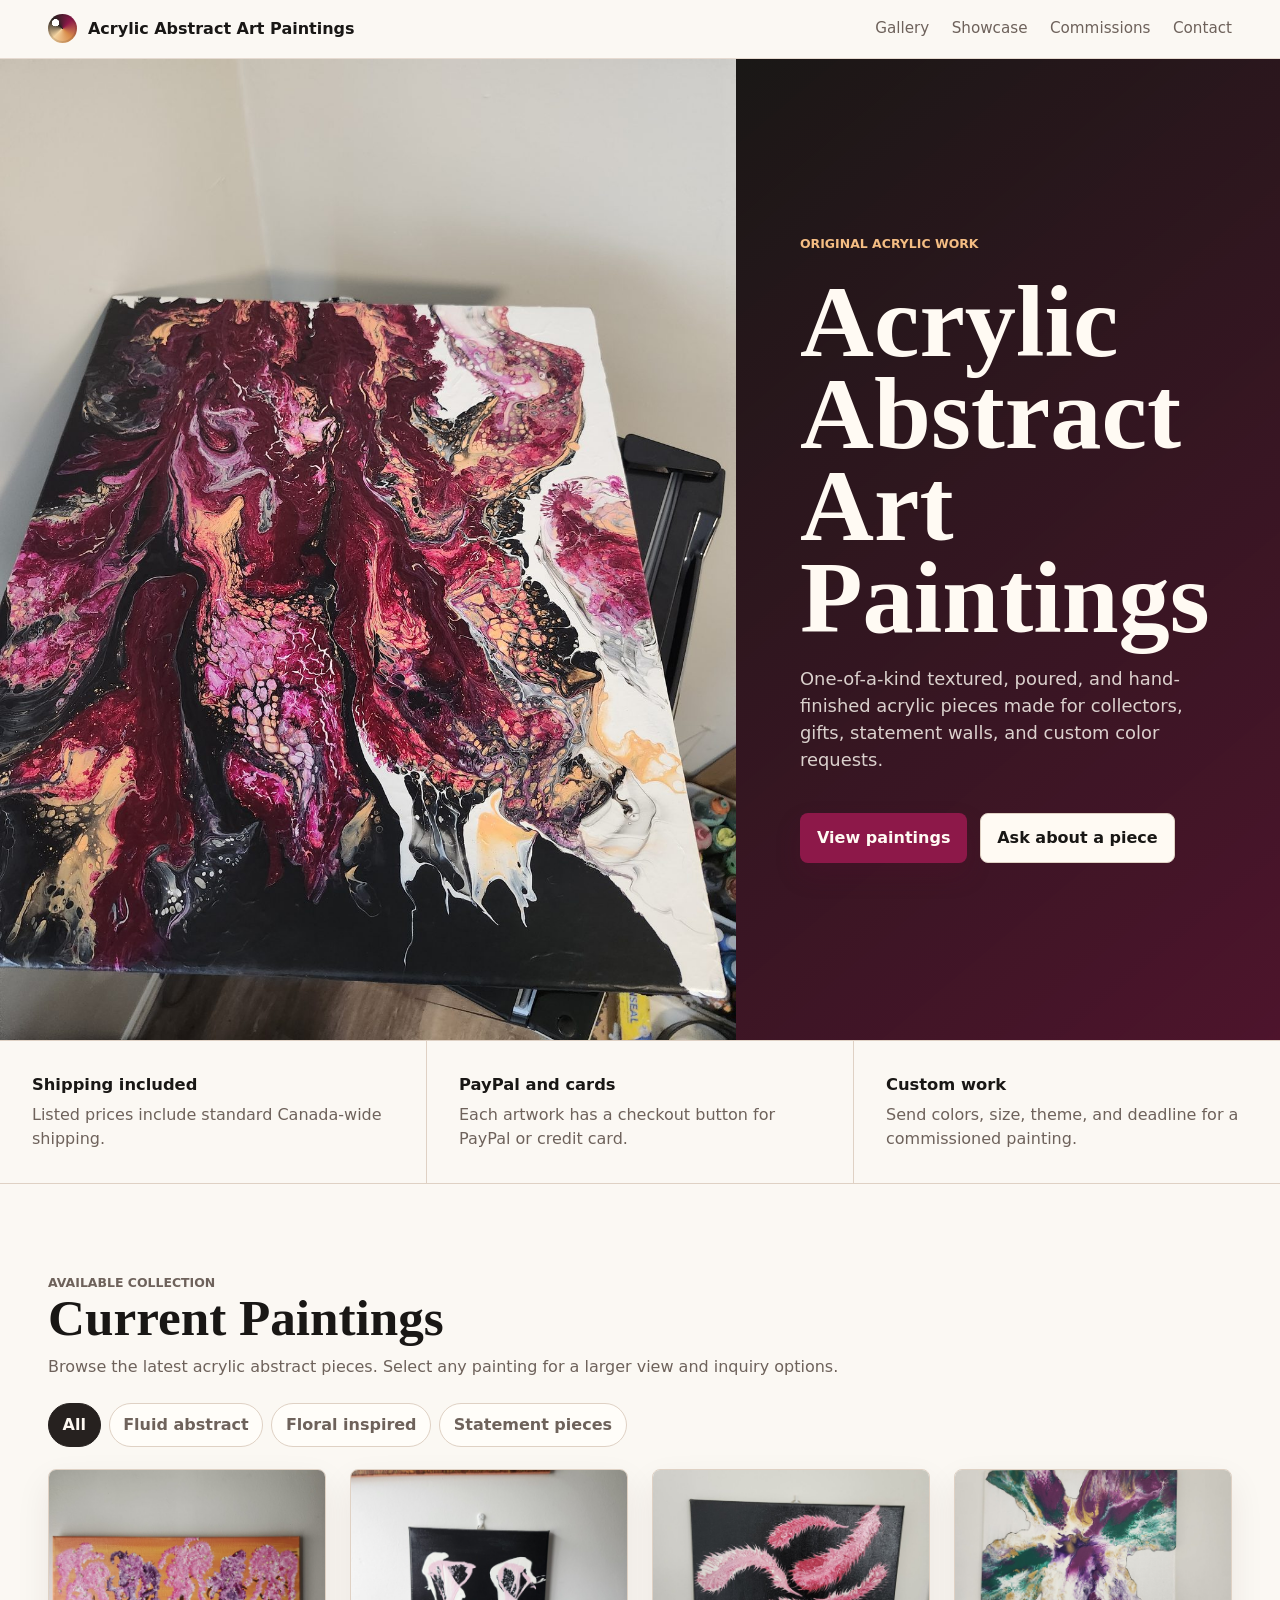
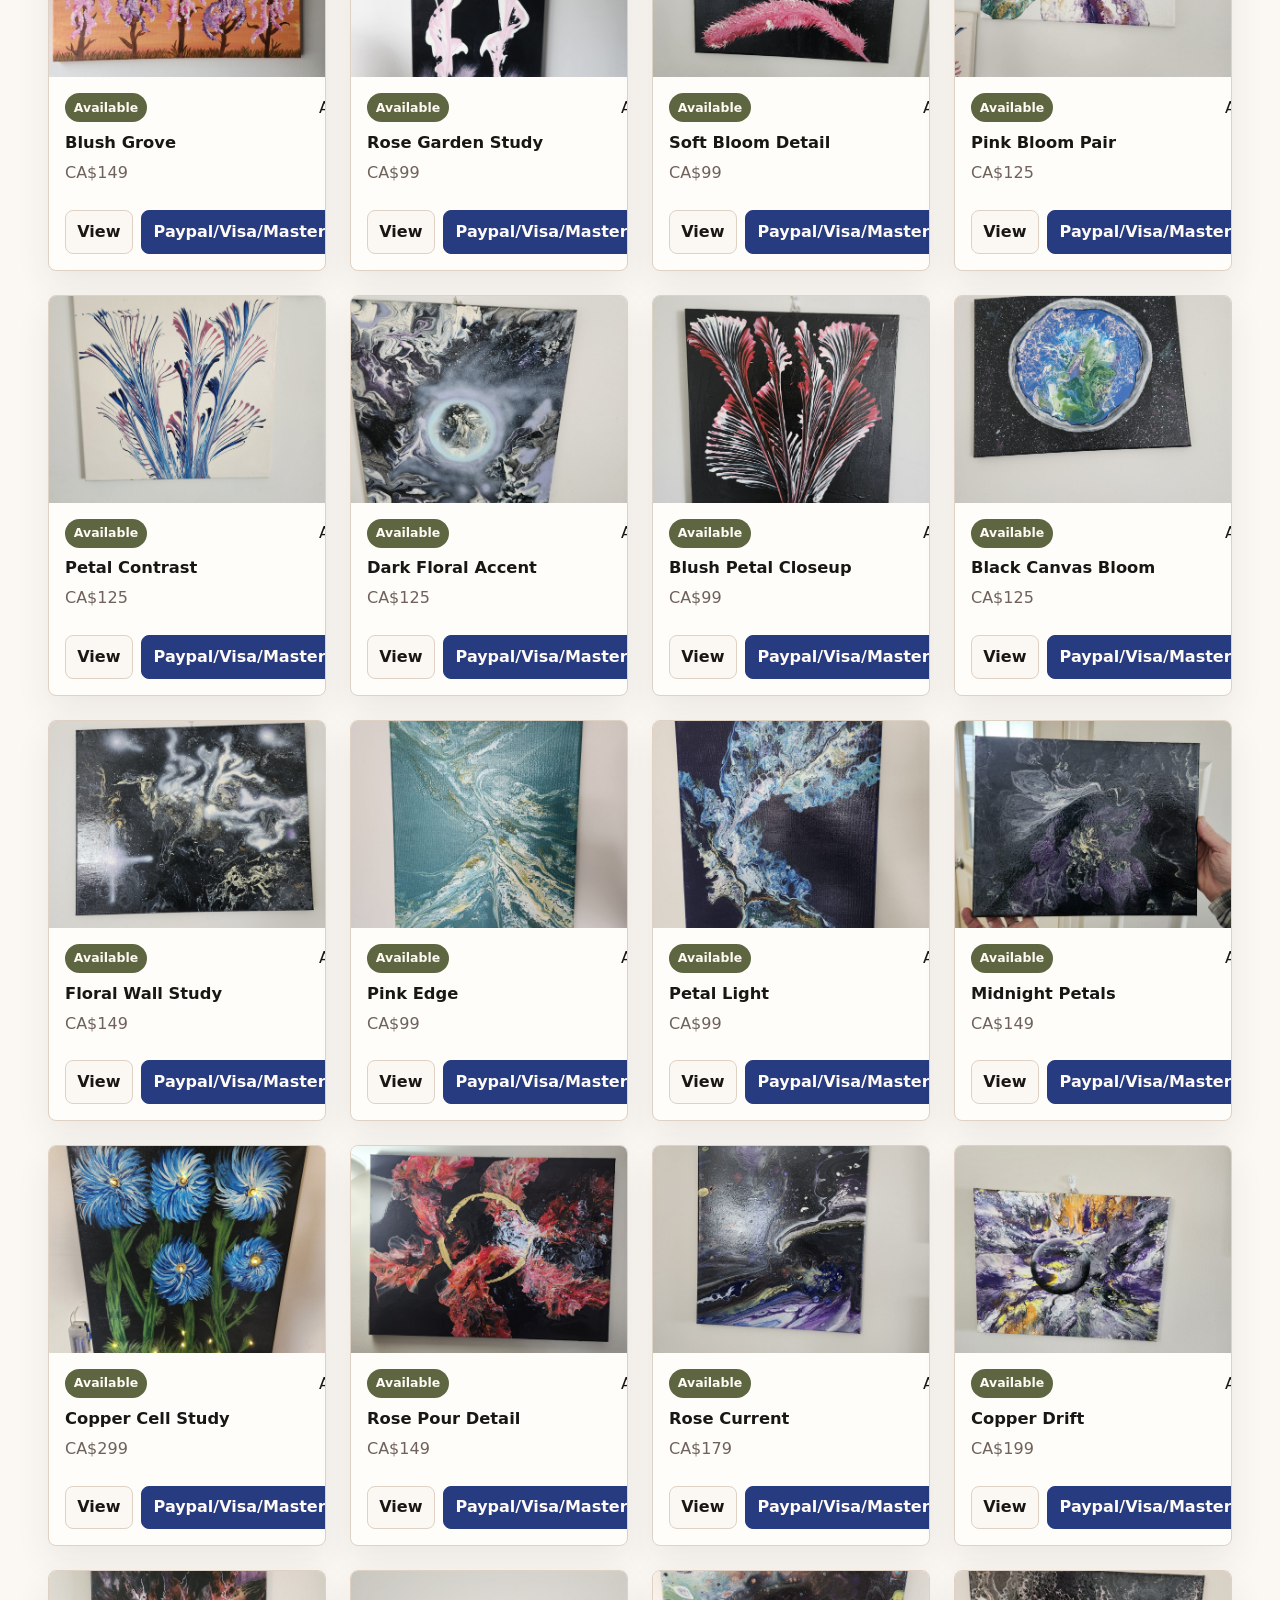
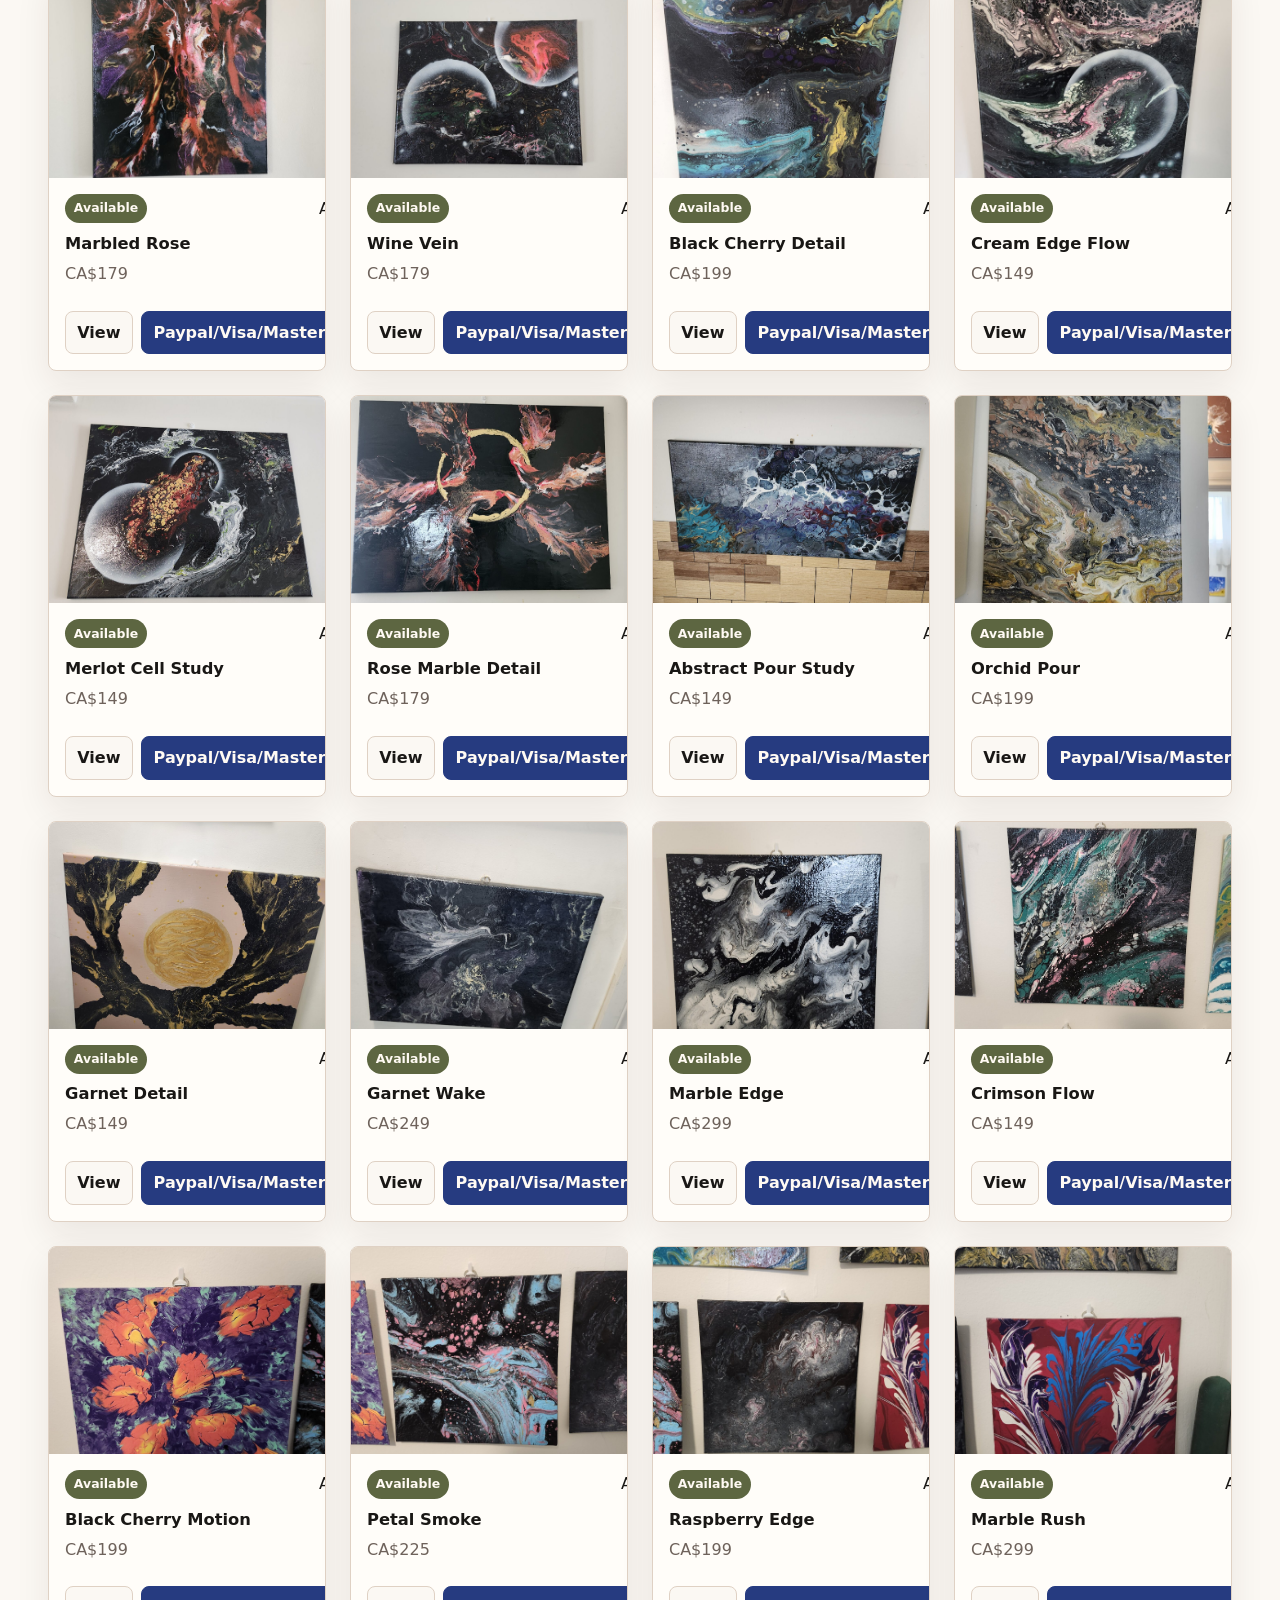
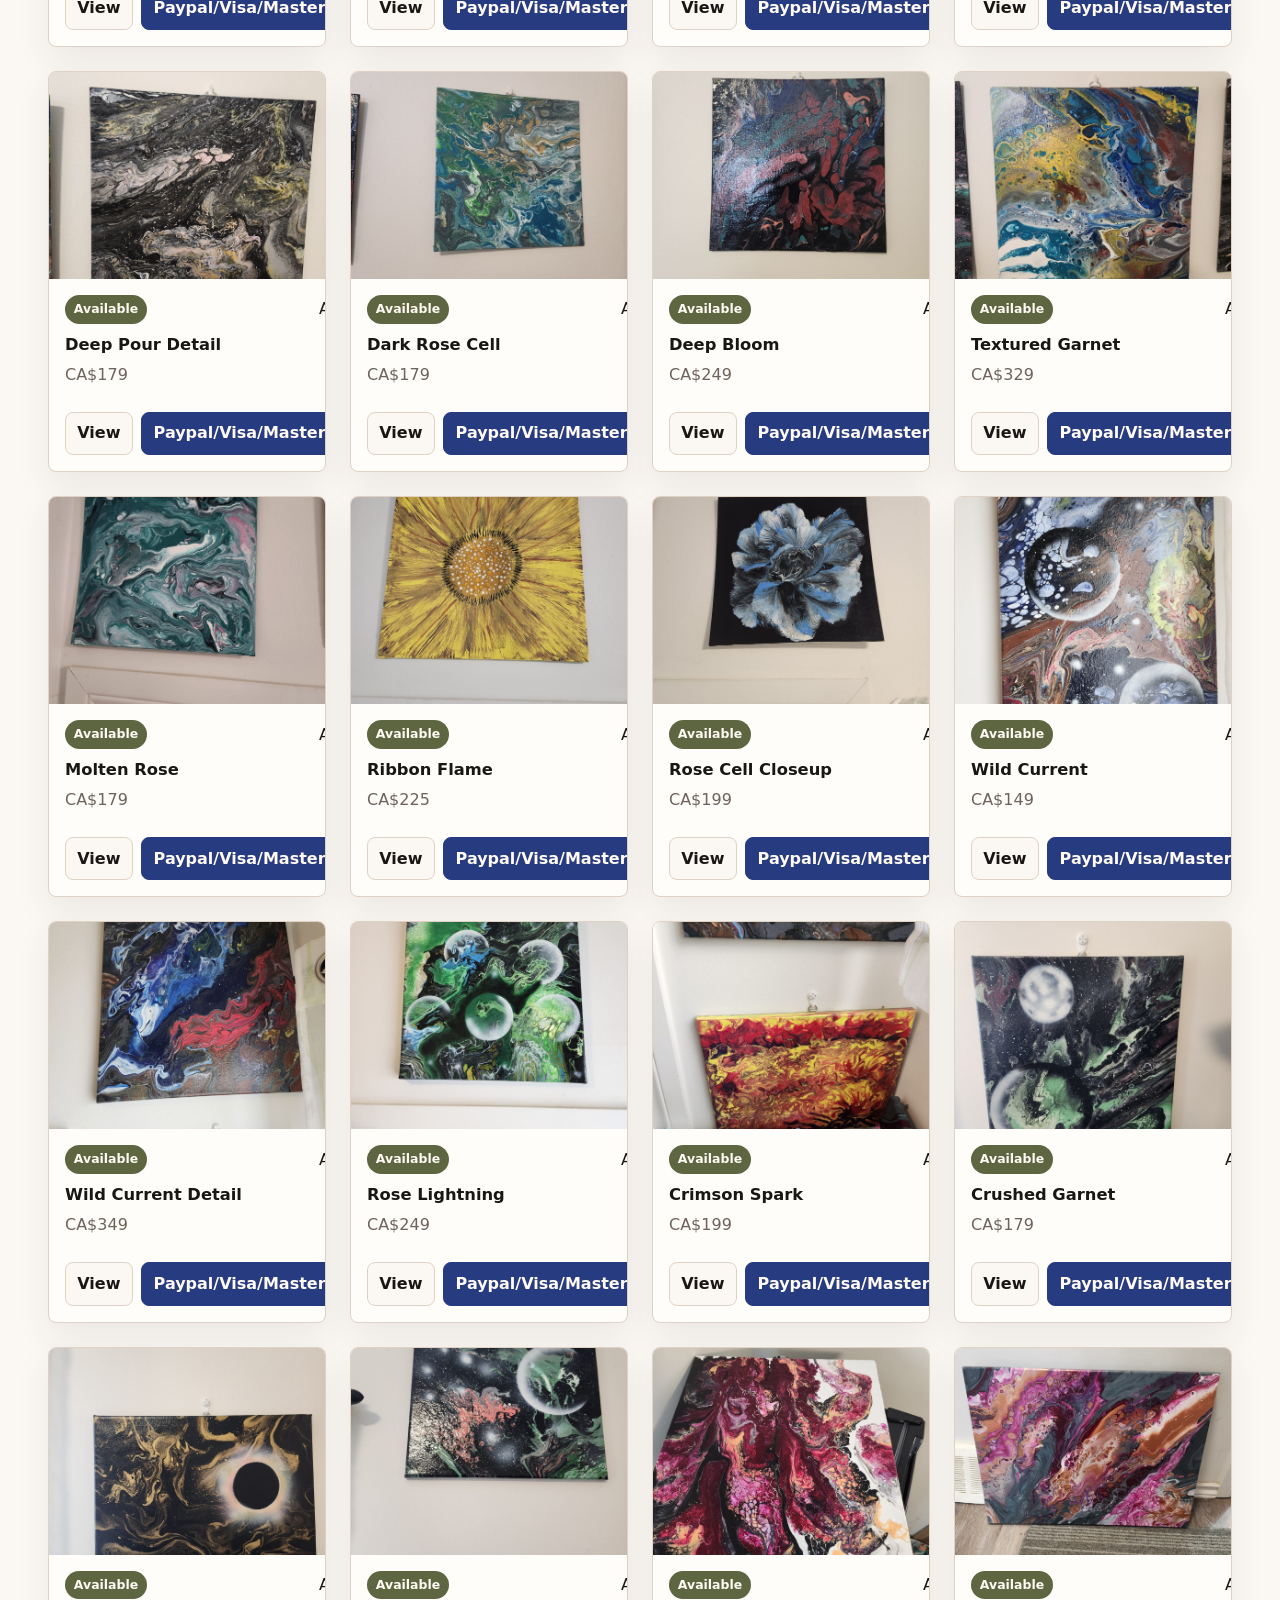
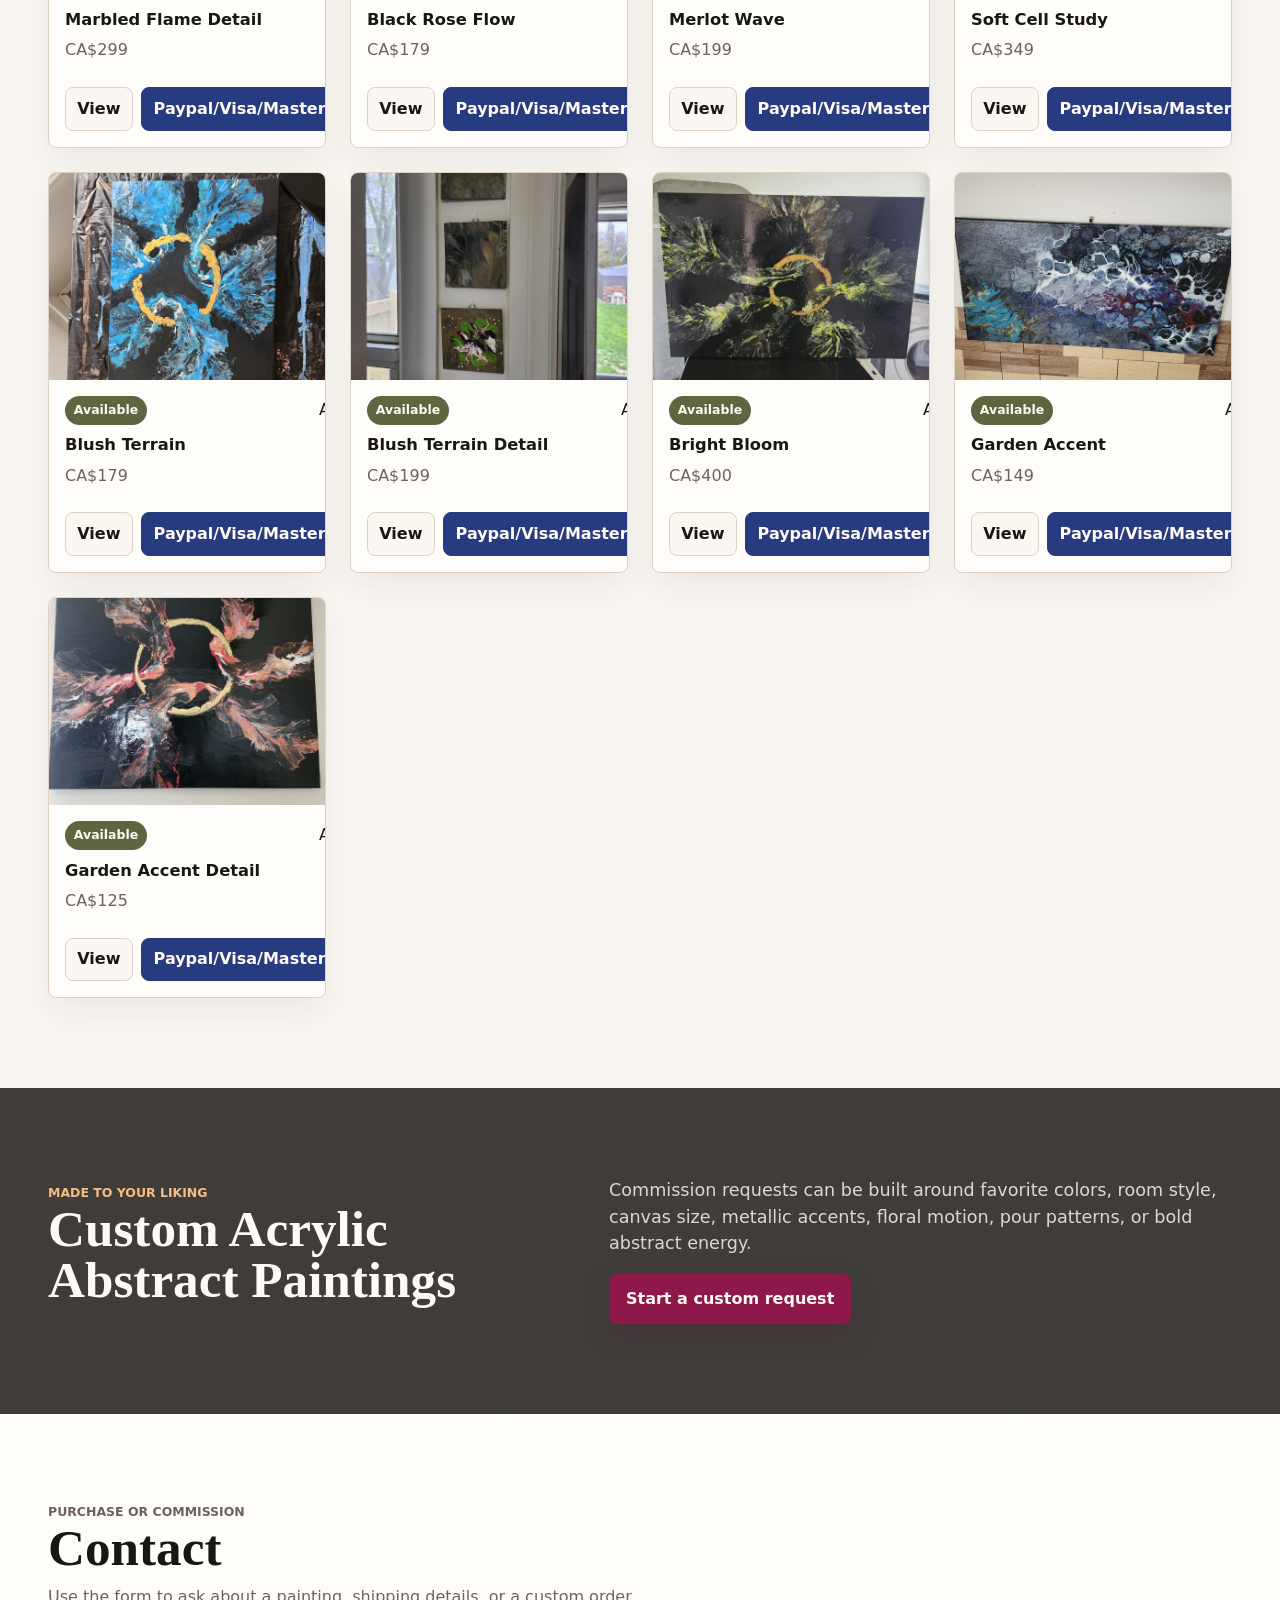
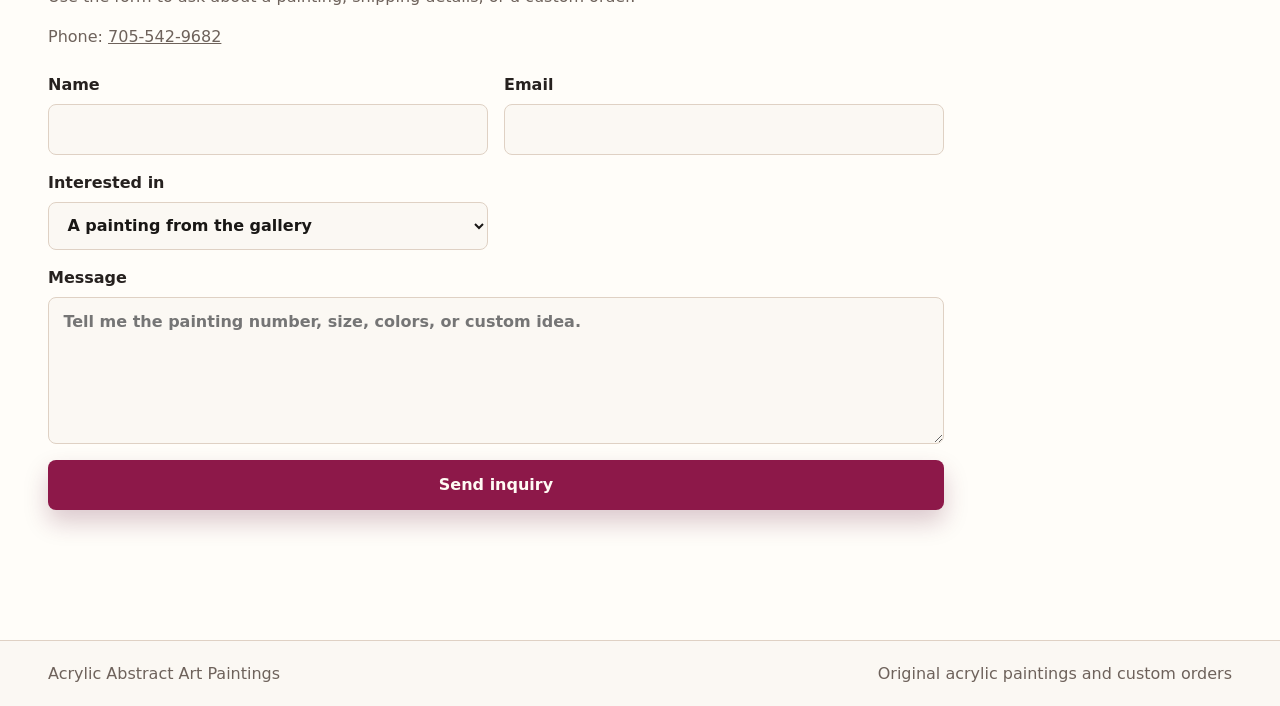
<file: index.html>
<!doctype html>
<html lang="en">
  <head>
    <meta charset="utf-8">
    <meta name="viewport" content="width=device-width, initial-scale=1">
    <meta name="description" content="Original acrylic abstract art paintings available for purchase and custom commissions.">
    <title>Acrylic Abstract Art Paintings</title>
    <link rel="stylesheet" href="styles.css">
  </head>
  <body>
    <header class="site-header">
      <a class="brand" href="#top" aria-label="Acrylic Abstract Art Paintings home">
        <span class="brand-mark"></span>
        <span>Acrylic Abstract Art Paintings</span>
      </a>
      <nav class="site-nav" aria-label="Primary navigation">
        <a href="#gallery">Gallery</a>
        <a href="showcase.html">Showcase</a>
        <a href="#commissions">Commissions</a>
        <a href="#contact">Contact</a>
      </nav>
    </header>

    <main id="top">
      <section class="hero" aria-labelledby="hero-title">
        <div class="hero-media" aria-hidden="true">
          <img src="gallery/20260523_133906.jpg" alt="">
        </div>
        <div class="hero-copy">
          <p class="eyebrow">Original acrylic work</p>
          <h1 id="hero-title">Acrylic Abstract Art Paintings</h1>
          <p>
            One-of-a-kind textured, poured, and hand-finished acrylic pieces made for collectors,
            gifts, statement walls, and custom color requests.
          </p>
          <div class="hero-actions">
            <a class="button primary" href="#gallery">View paintings</a>
            <a class="button secondary" href="#contact">Ask about a piece</a>
          </div>
        </div>
      </section>

      <section class="intro-band" aria-label="Buying options">
        <div>
          <strong>Shipping included</strong>
          <span>Listed prices include standard Canada-wide shipping.</span>
        </div>
        <div>
          <strong>PayPal and cards</strong>
          <span>Each artwork has a checkout button for PayPal or credit card.</span>
        </div>
        <div>
          <strong>Custom work</strong>
          <span>Send colors, size, theme, and deadline for a commissioned painting.</span>
        </div>
      </section>

      <section class="section" id="gallery" aria-labelledby="gallery-title">
        <div class="section-heading">
          <p class="eyebrow">Available collection</p>
          <h2 id="gallery-title">Current Paintings</h2>
          <p>Browse the latest acrylic abstract pieces. Select any painting for a larger view and inquiry options.</p>
        </div>
        <div class="toolbar" aria-label="Gallery filters">
          <button class="filter-button active" type="button" data-filter="all">All</button>
          <button class="filter-button" type="button" data-filter="fluid">Fluid abstract</button>
          <button class="filter-button" type="button" data-filter="floral">Floral inspired</button>
          <button class="filter-button" type="button" data-filter="statement">Statement pieces</button>
        </div>
        <div class="gallery-grid" id="galleryGrid"></div>
      </section>

      <section class="feature-band" id="commissions" aria-labelledby="commissions-title">
        <div>
          <p class="eyebrow">Made to your liking</p>
          <h2 id="commissions-title">Custom Acrylic Abstract Paintings</h2>
        </div>
        <div class="feature-copy">
          <p>
            Commission requests can be built around favorite colors, room style, canvas size,
            metallic accents, floral motion, pour patterns, or bold abstract energy.
          </p>
          <a class="button primary" href="#contact">Start a custom request</a>
        </div>
      </section>

      <section class="section contact-section" id="contact" aria-labelledby="contact-title">
        <div class="section-heading">
          <p class="eyebrow">Purchase or commission</p>
          <h2 id="contact-title">Contact</h2>
          <p>Use the form to ask about a painting, shipping details, or a custom order.</p>
          <p>Phone: <a href="tel:+17055429682">705-542-9682</a></p>
        </div>
        <form class="contact-form" id="contactForm">
          <label>
            Name
            <input name="name" autocomplete="name" required>
          </label>
          <label>
            Email
            <input name="email" type="email" autocomplete="email" required>
          </label>
          <label>
            Interested in
            <select name="interest" id="interestSelect">
              <option value="A painting from the gallery">A painting from the gallery</option>
              <option value="Custom acrylic painting">Custom acrylic painting</option>
              <option value="PayPal or credit card purchase">PayPal or credit card purchase</option>
            </select>
          </label>
          <label class="full-field">
            Message
            <textarea name="message" rows="5" required placeholder="Tell me the painting number, size, colors, or custom idea."></textarea>
          </label>
          <input type="hidden" name="_subject" value="Acrylic abstract painting inquiry">
          <input type="text" name="_honey" class="hidden-field" tabindex="-1" autocomplete="off" aria-hidden="true">
          <button class="button primary" type="submit">Send inquiry</button>
          <p class="form-status" id="formStatus" role="status" aria-live="polite"></p>
        </form>
      </section>
    </main>

    <footer class="site-footer">
      <span>Acrylic Abstract Art Paintings</span>
      <span>Original acrylic paintings and custom orders</span>
    </footer>

    <dialog class="art-modal" id="artModal">
      <button class="modal-close" type="button" data-close aria-label="Close artwork preview">×</button>
      <div class="modal-layout">
        <img id="modalImage" alt="">
        <div class="modal-info">
          <p class="eyebrow" id="modalStatus"></p>
          <h2 id="modalTitle"></h2>
          <p id="modalDescription"></p>
          <dl>
            <div>
              <dt>Size</dt>
              <dd id="modalSize"></dd>
            </div>
            <div>
              <dt>Price</dt>
              <dd id="modalPrice"></dd>
            </div>
          </dl>
          <div class="modal-actions">
            <a class="button primary" id="modalInquiry" href="#contact">Ask about this painting</a>
            <a class="button secondary" id="modalPaypal" href="#" target="_blank" rel="noreferrer">Paypal/Visa/Mastercard</a>
          </div>
        </div>
      </div>
    </dialog>

    <script src="app.js"></script>
  </body>
</html>
</file>
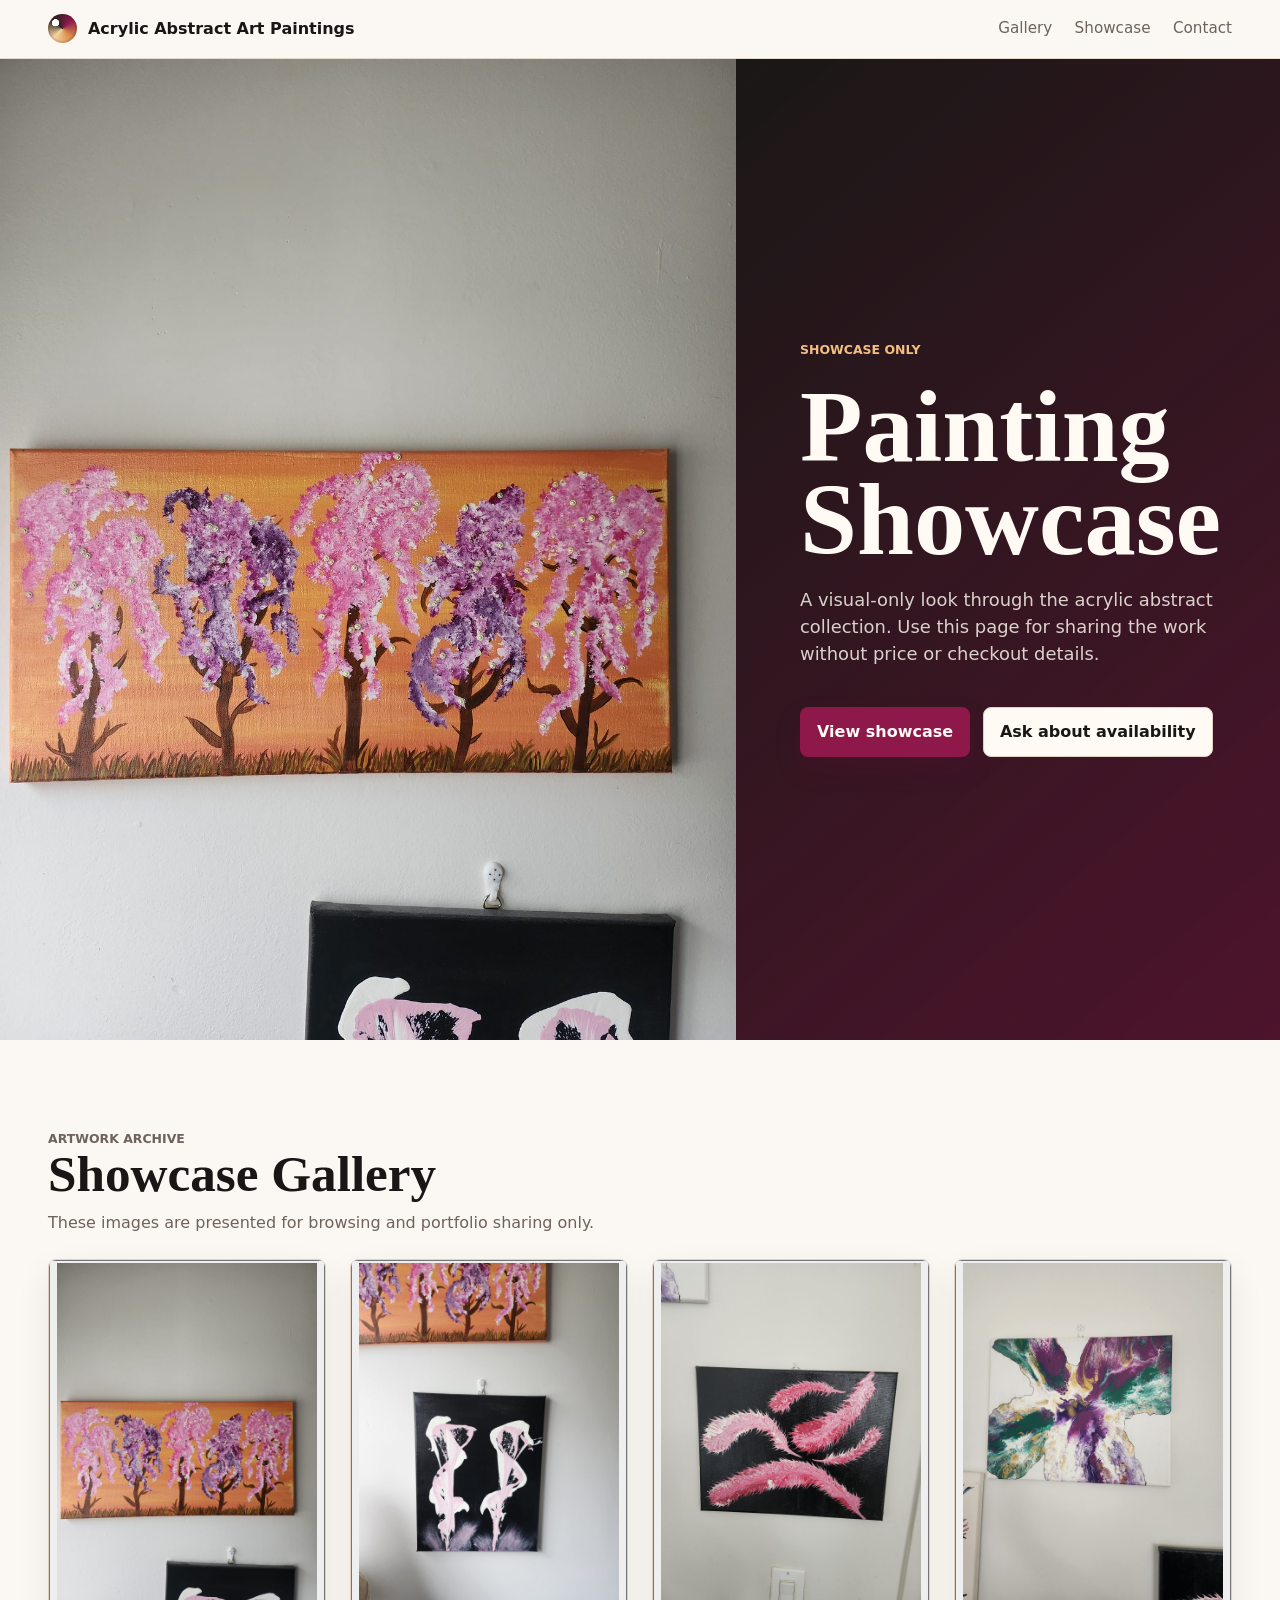
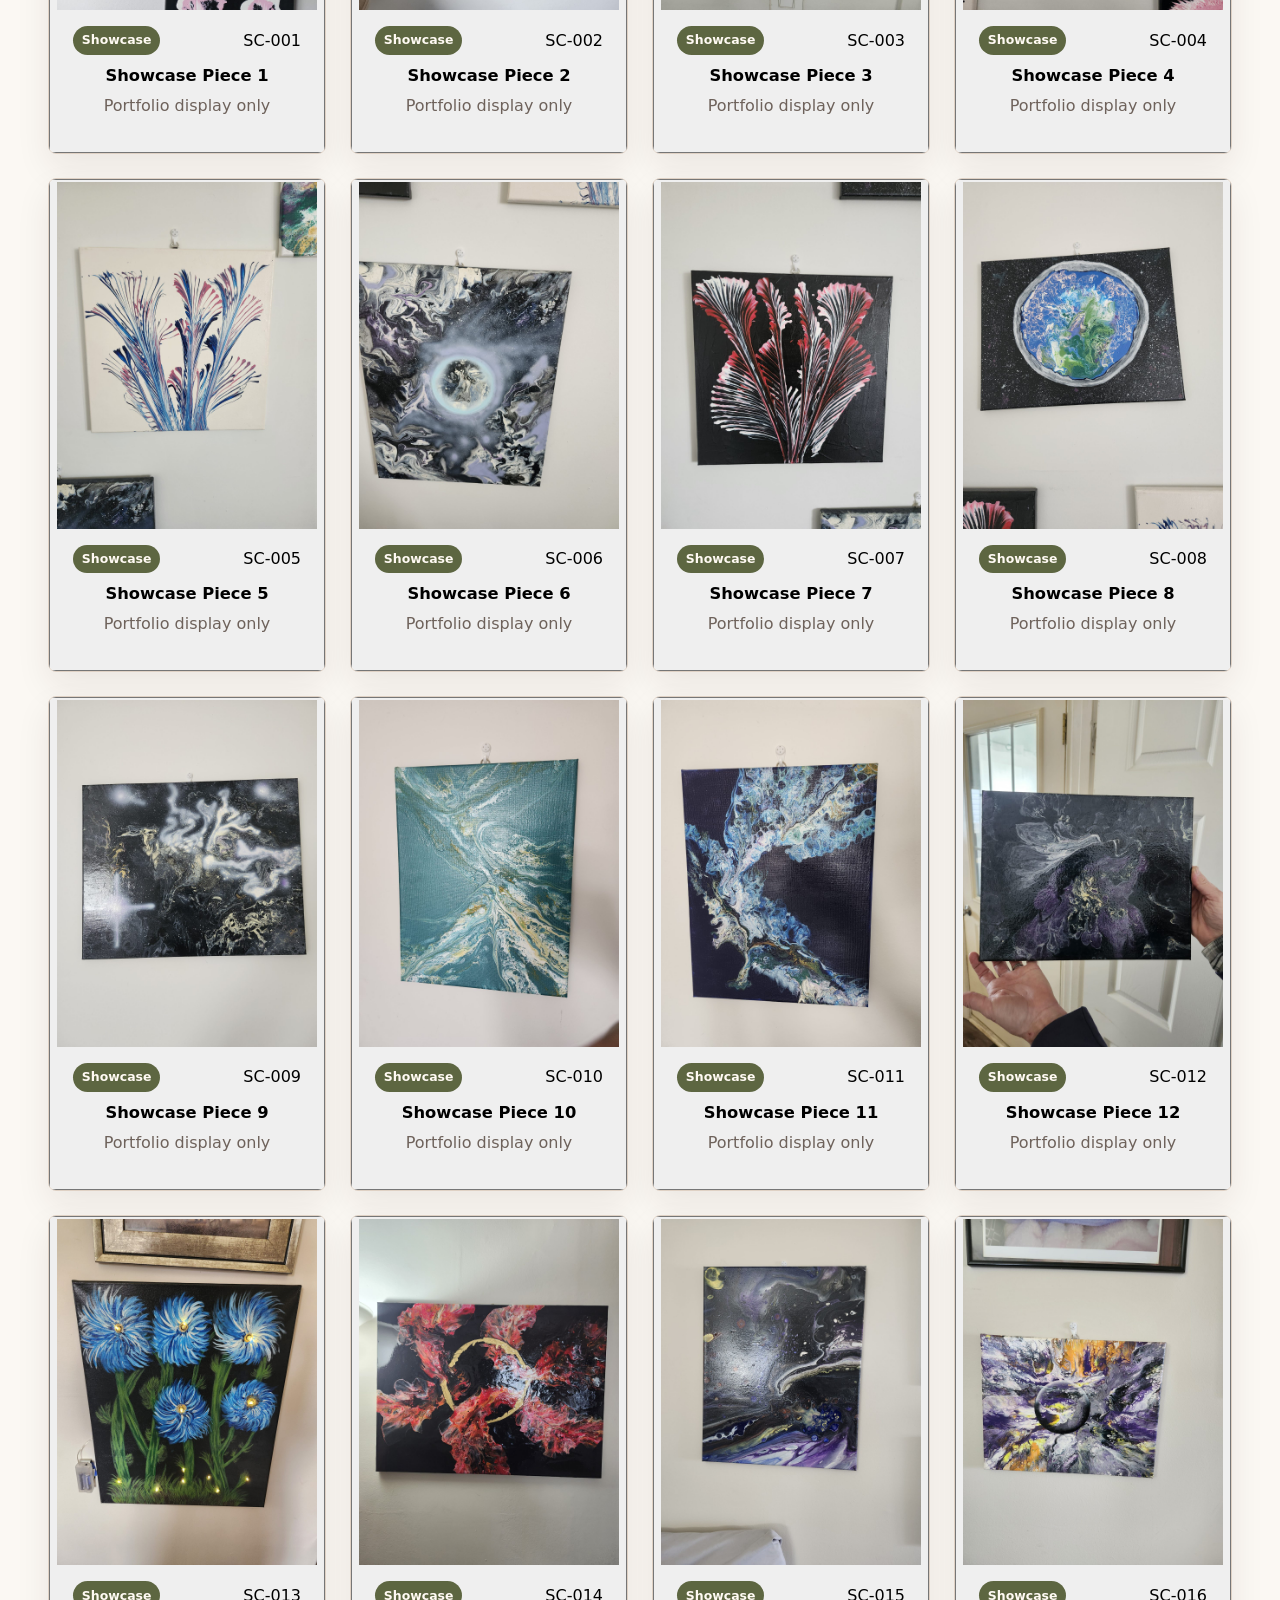
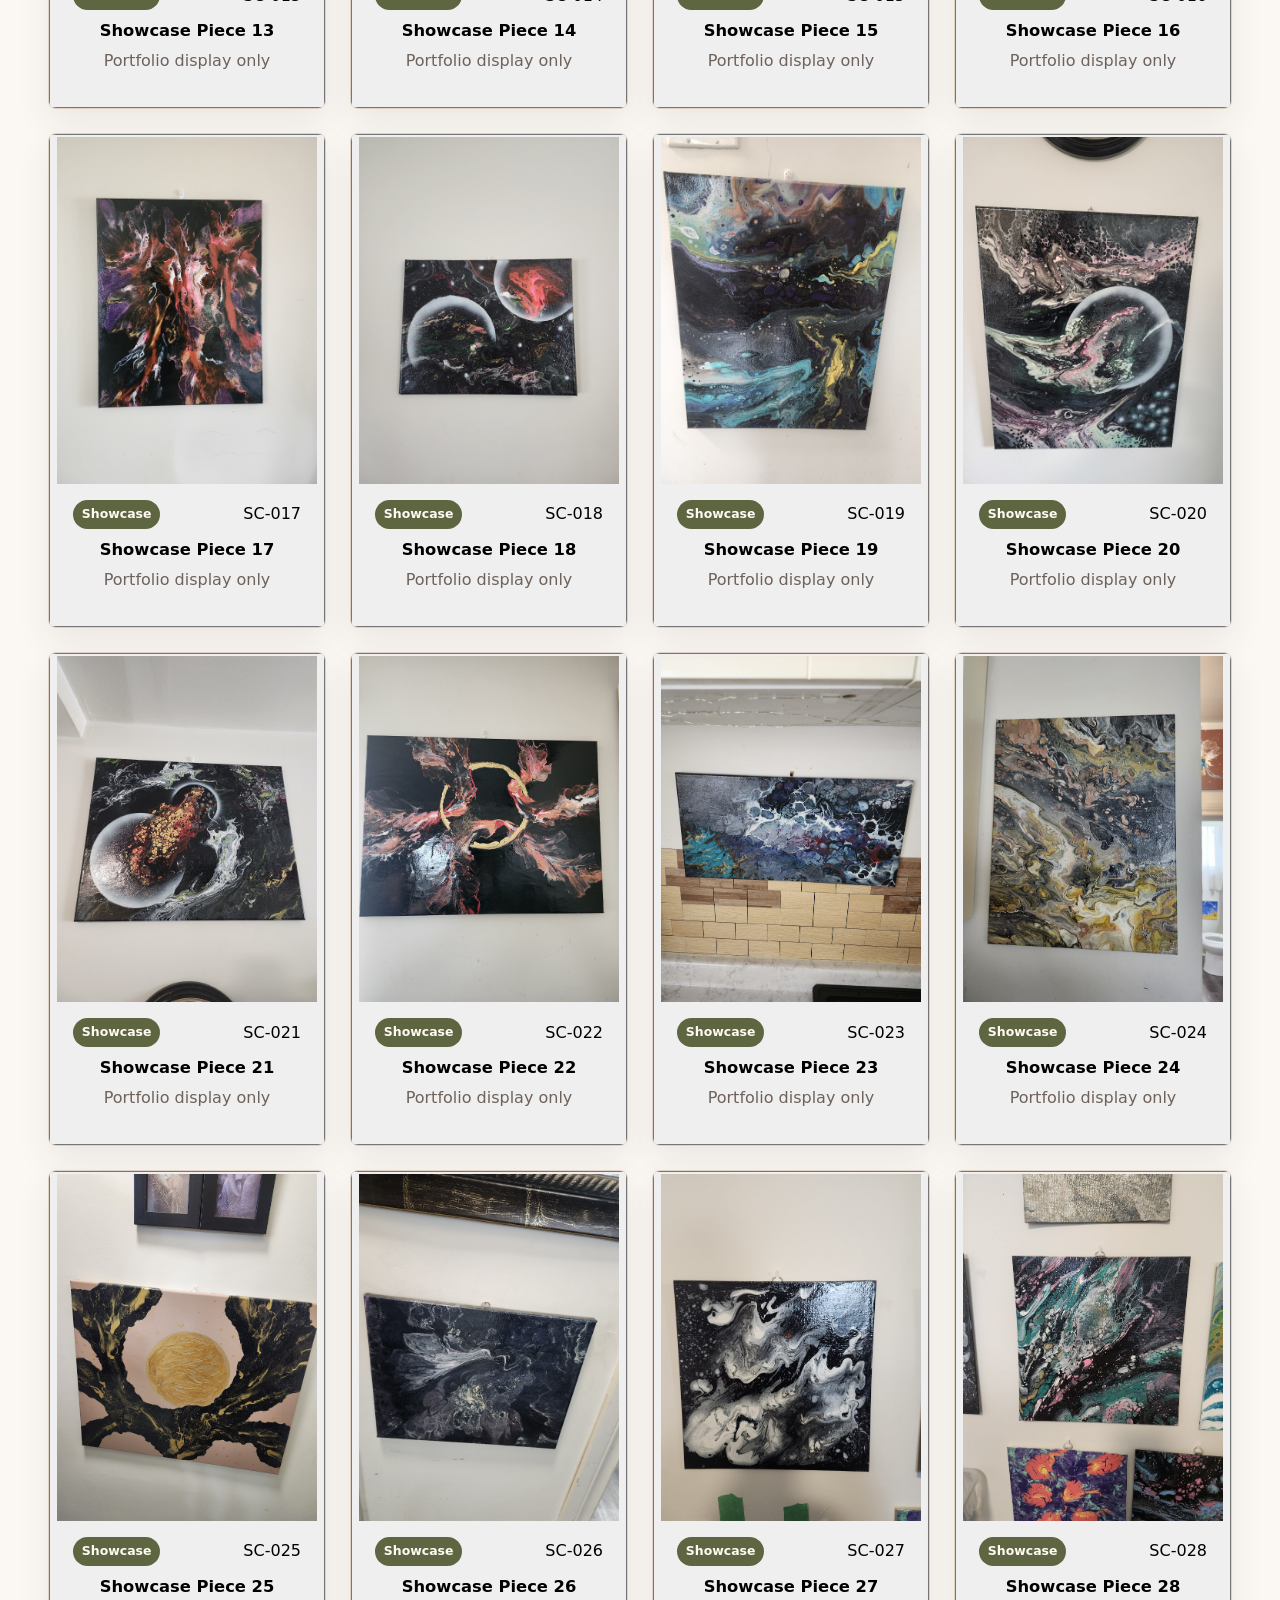
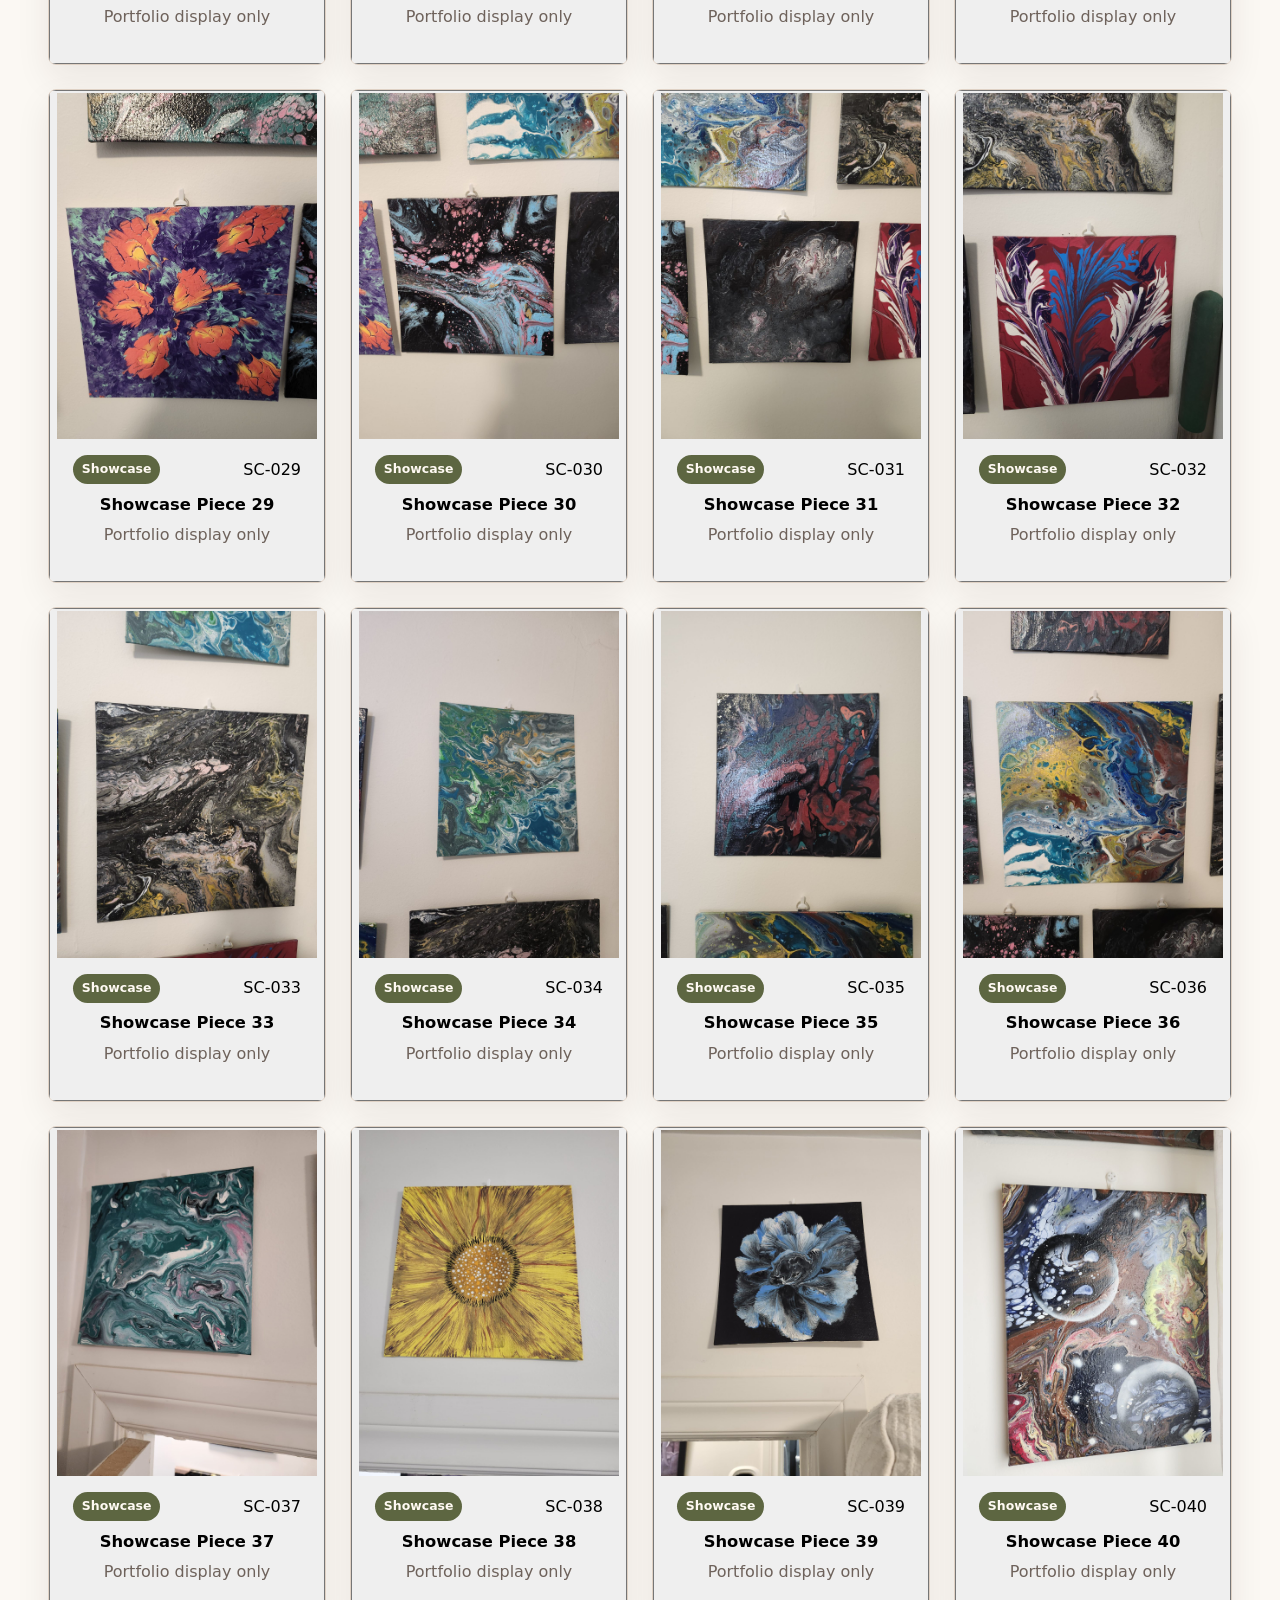
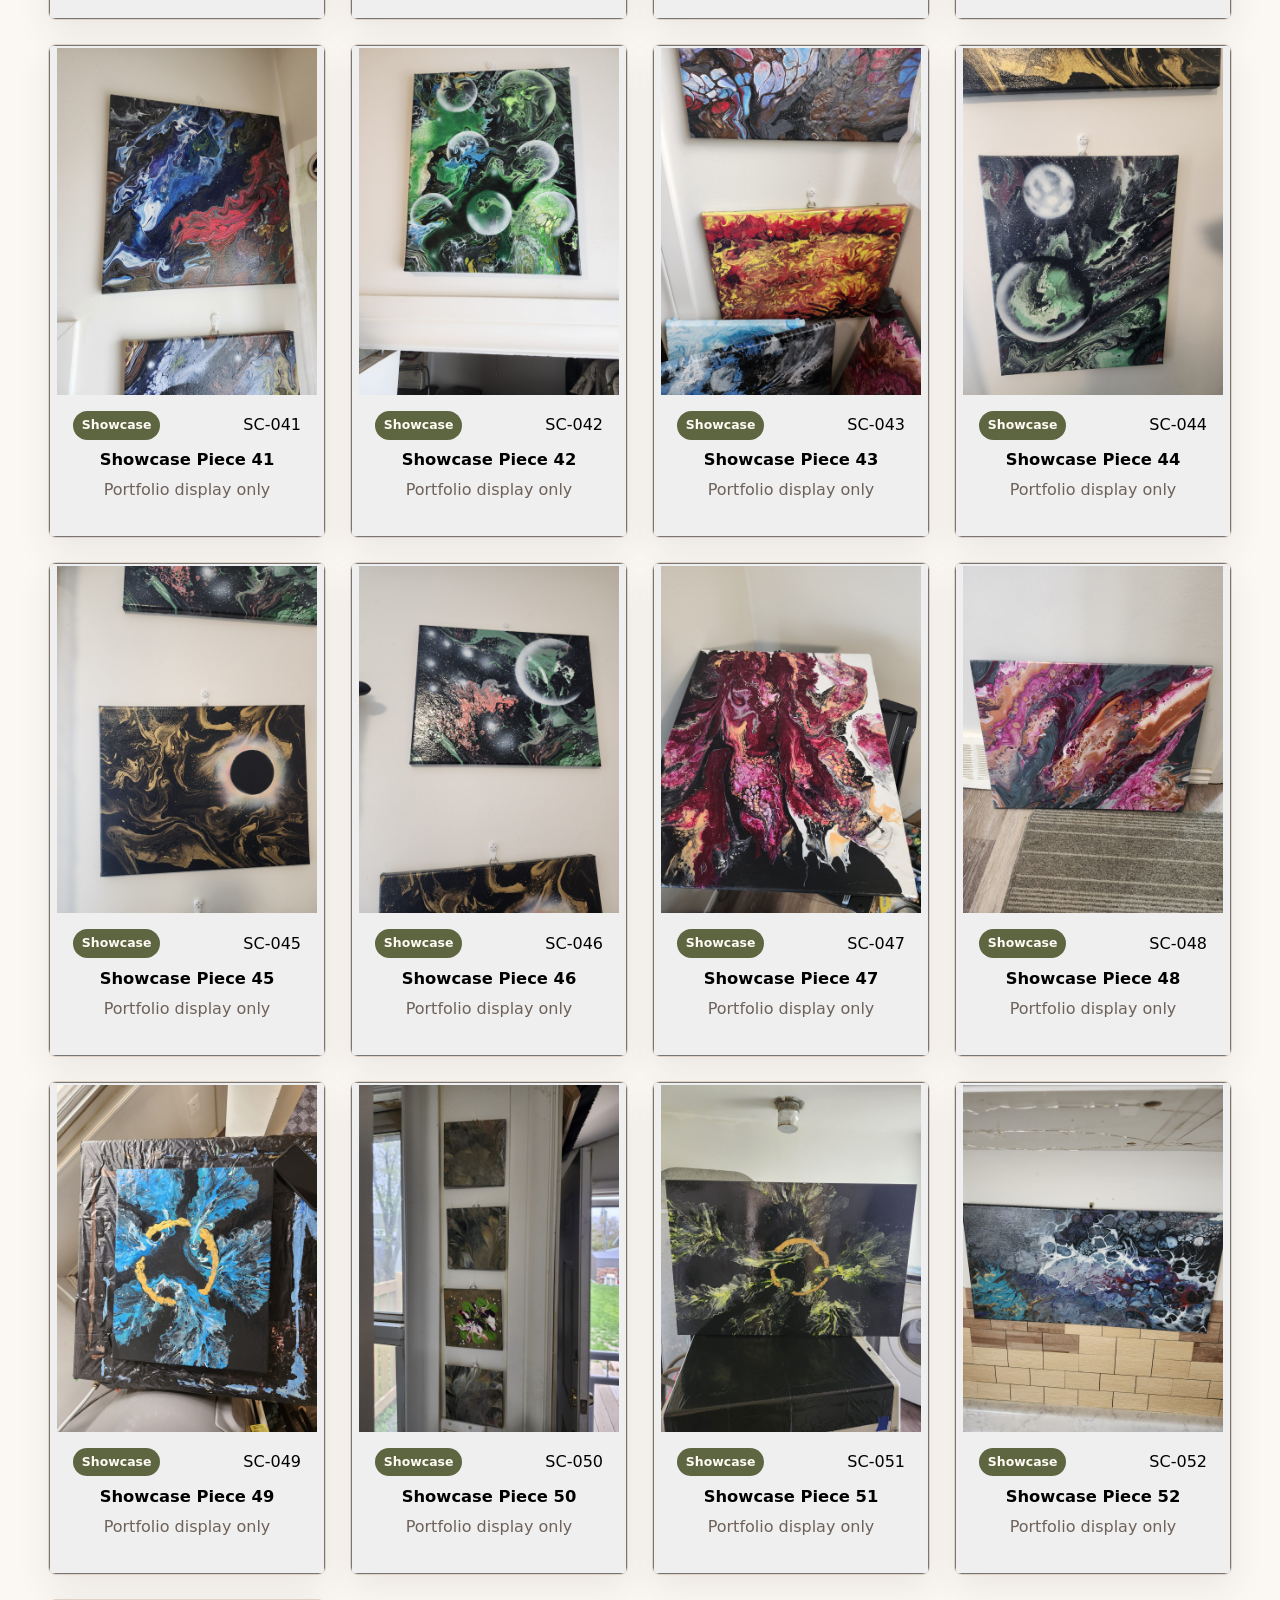
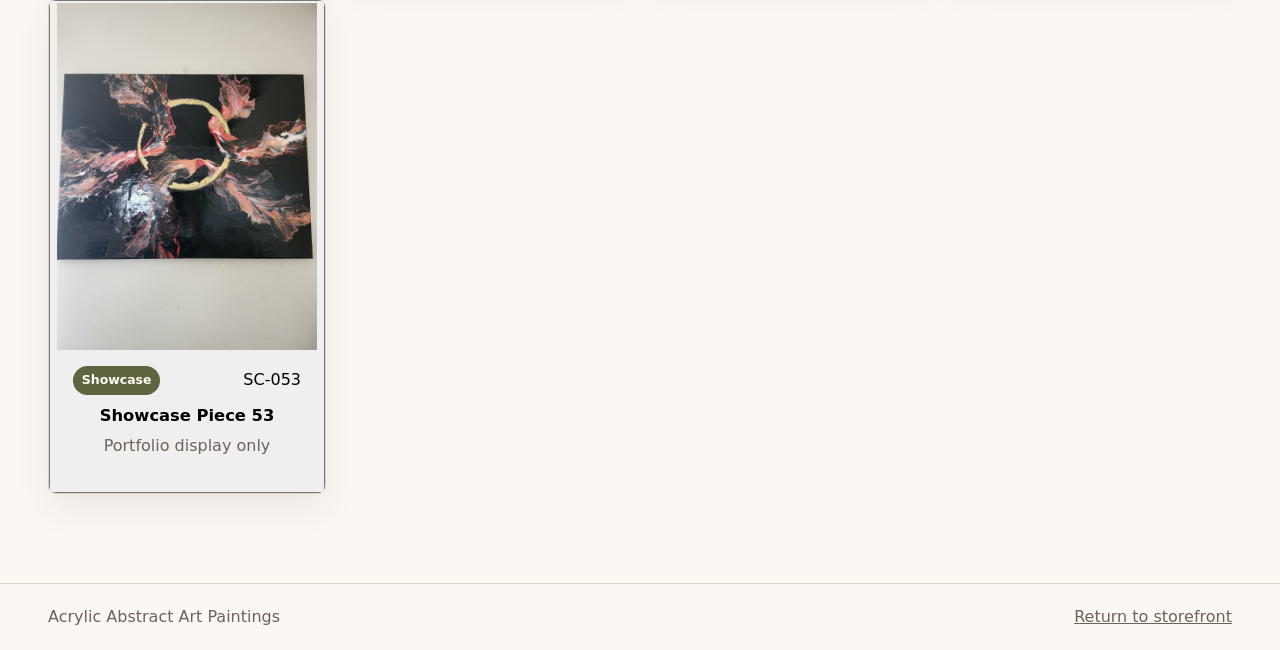
<file: showcase.html>
<!doctype html>
<html lang="en">
  <head>
    <meta charset="utf-8">
    <meta name="viewport" content="width=device-width, initial-scale=1">
    <meta name="description" content="Showcase gallery of acrylic abstract art paintings.">
    <title>Showcase | Acrylic Abstract Art Paintings</title>
    <link rel="stylesheet" href="styles.css">
  </head>
  <body>
    <header class="site-header">
      <a class="brand" href="index.html" aria-label="Acrylic Abstract Art Paintings home">
        <span class="brand-mark"></span>
        <span>Acrylic Abstract Art Paintings</span>
      </a>
      <nav class="site-nav" aria-label="Primary navigation">
        <a href="index.html#gallery">Gallery</a>
        <a href="showcase.html">Showcase</a>
        <a href="index.html#contact">Contact</a>
      </nav>
    </header>

    <main>
      <section class="hero" aria-labelledby="showcase-title">
        <div class="hero-media" aria-hidden="true">
          <img src="gallery/20260523_133512.jpg" alt="">
        </div>
        <div class="hero-copy">
          <p class="eyebrow">Showcase only</p>
          <h1 id="showcase-title">Painting Showcase</h1>
          <p>
            A visual-only look through the acrylic abstract collection. Use this page for sharing
            the work without price or checkout details.
          </p>
          <div class="hero-actions">
            <a class="button primary" href="#showcaseGrid">View showcase</a>
            <a class="button secondary" href="index.html#contact">Ask about availability</a>
          </div>
        </div>
      </section>

      <section class="section" aria-labelledby="showcase-gallery-title">
        <div class="section-heading">
          <p class="eyebrow">Artwork archive</p>
          <h2 id="showcase-gallery-title">Showcase Gallery</h2>
          <p>These images are presented for browsing and portfolio sharing only.</p>
        </div>
        <div class="gallery-grid showcase-grid" id="showcaseGrid"></div>
      </section>
    </main>

    <footer class="site-footer">
      <span>Acrylic Abstract Art Paintings</span>
      <span><a href="index.html">Return to storefront</a></span>
    </footer>

    <dialog class="art-modal" id="showcaseModal">
      <button class="modal-close" type="button" data-close aria-label="Close artwork preview">×</button>
      <div class="modal-layout">
        <img id="showcaseModalImage" alt="">
        <div class="modal-info">
          <p class="eyebrow" id="showcaseModalStatus"></p>
          <h2 id="showcaseModalTitle"></h2>
          <p id="showcaseModalDescription"></p>
          <a class="button primary" href="index.html#contact">Ask about this artwork</a>
        </div>
      </div>
    </dialog>

    <script src="showcase.js"></script>
  </body>
</html>
</file>
<file: styles.css>
:root {
  color-scheme: light;
  --ink: #191715;
  --muted: #6e625b;
  --paper: #fbf8f3;
  --wash: #f0e7dc;
  --line: #dfd1c4;
  --rose: #8d1849;
  --rose-dark: #5d0f31;
  --copper: #b7602a;
  --olive: #5d6641;
  --charcoal: #26211f;
  --shadow: 0 22px 60px rgba(45, 31, 23, 0.16);
}

* {
  box-sizing: border-box;
}

html {
  scroll-behavior: smooth;
}

body {
  margin: 0;
  color: var(--ink);
  background: var(--paper);
  font-family: Inter, ui-sans-serif, system-ui, -apple-system, BlinkMacSystemFont, "Segoe UI", sans-serif;
  line-height: 1.5;
}

img {
  display: block;
  max-width: 100%;
}

a {
  color: inherit;
}

button,
input,
select,
textarea {
  font: inherit;
}

.site-header {
  position: sticky;
  top: 0;
  z-index: 20;
  display: flex;
  align-items: center;
  justify-content: space-between;
  gap: 1rem;
  padding: 0.9rem clamp(1rem, 4vw, 3rem);
  background: rgba(251, 248, 243, 0.9);
  border-bottom: 1px solid rgba(223, 209, 196, 0.75);
  backdrop-filter: blur(18px);
}

.brand {
  display: inline-flex;
  align-items: center;
  gap: 0.7rem;
  min-width: 0;
  font-weight: 800;
  text-decoration: none;
}

.brand-mark {
  width: 1.8rem;
  height: 1.8rem;
  flex: 0 0 auto;
  border-radius: 50%;
  background:
    radial-gradient(circle at 26% 30%, #ffffff 0 12%, transparent 13%),
    conic-gradient(from 45deg, #8d1849, #d88b4a, #f3d3a0, #26211f, #8d1849);
  box-shadow: inset 0 0 0 2px rgba(25, 23, 21, 0.12);
}

.site-nav {
  display: flex;
  gap: clamp(0.7rem, 2vw, 1.4rem);
  color: var(--muted);
  font-size: 0.95rem;
}

.site-nav a {
  text-decoration: none;
}

.site-nav a:hover {
  color: var(--rose);
}

.hero {
  display: grid;
  min-height: calc(100svh - 4.1rem);
  grid-template-columns: minmax(0, 1.15fr) minmax(20rem, 0.85fr);
  align-items: stretch;
  background: #171412;
}

.hero-media {
  min-height: 36rem;
  overflow: hidden;
}

.hero-media img {
  width: 100%;
  height: 100%;
  object-fit: cover;
}

.hero-copy {
  display: flex;
  flex-direction: column;
  justify-content: center;
  align-items: flex-start;
  gap: 1.35rem;
  padding: clamp(2rem, 5vw, 5rem);
  color: #fffaf3;
  background:
    linear-gradient(140deg, rgba(25, 23, 21, 0.95), rgba(93, 15, 49, 0.72)),
    var(--charcoal);
}

.eyebrow {
  margin: 0;
  color: var(--copper);
  font-size: 0.78rem;
  font-weight: 900;
  letter-spacing: 0;
  text-transform: uppercase;
}

.hero-copy .eyebrow {
  color: #f4bd83;
}

h1,
h2,
h3,
p {
  margin-top: 0;
}

h1 {
  max-width: 11ch;
  margin-bottom: 0;
  font-family: Georgia, "Times New Roman", serif;
  font-size: clamp(3.2rem, 8vw, 7.4rem);
  line-height: 0.9;
  letter-spacing: 0;
}

h2 {
  margin-bottom: 0.75rem;
  font-family: Georgia, "Times New Roman", serif;
  font-size: clamp(2.1rem, 4vw, 4.6rem);
  line-height: 1;
  letter-spacing: 0;
}

h3 {
  margin-bottom: 0.35rem;
  font-size: 1.02rem;
}

.hero-copy p:not(.eyebrow) {
  max-width: 42rem;
  color: rgba(255, 250, 243, 0.82);
  font-size: clamp(1.05rem, 1.4vw, 1.25rem);
}

.hero-actions,
.modal-actions {
  display: flex;
  flex-wrap: wrap;
  gap: 0.8rem;
}

.button {
  display: inline-flex;
  min-height: 2.8rem;
  align-items: center;
  justify-content: center;
  border: 1px solid transparent;
  border-radius: 8px;
  padding: 0.75rem 1rem;
  cursor: pointer;
  font-weight: 800;
  text-decoration: none;
  transition: transform 160ms ease, box-shadow 160ms ease, background 160ms ease;
}

.button:hover {
  transform: translateY(-1px);
}

.button.primary {
  color: #fffaf3;
  background: var(--rose);
  box-shadow: 0 12px 24px rgba(93, 15, 49, 0.22);
}

.button.primary:hover {
  background: var(--rose-dark);
}

.button.secondary {
  color: var(--ink);
  background: #fffaf3;
  border-color: var(--line);
}

.intro-band {
  display: grid;
  grid-template-columns: repeat(3, minmax(0, 1fr));
  gap: 1px;
  background: var(--line);
  border-block: 1px solid var(--line);
}

.intro-band div {
  display: grid;
  gap: 0.35rem;
  padding: clamp(1.1rem, 3vw, 2rem);
  background: var(--paper);
}

.intro-band strong {
  font-size: 1.02rem;
}

.intro-band span,
.section-heading p,
.feature-copy p,
.art-card p,
.modal-info p,
.site-footer,
dd {
  color: var(--muted);
}

.section {
  padding: clamp(3rem, 7vw, 6.5rem) clamp(1rem, 4vw, 3rem);
}

.section-heading {
  max-width: 52rem;
  margin-bottom: 1.5rem;
}

.toolbar {
  display: flex;
  flex-wrap: wrap;
  gap: 0.5rem;
  margin-bottom: 1.4rem;
}

.filter-button {
  border: 1px solid var(--line);
  border-radius: 999px;
  padding: 0.55rem 0.85rem;
  color: var(--muted);
  background: #fffdf9;
  cursor: pointer;
  font-weight: 800;
}

.filter-button.active,
.filter-button:hover {
  color: #fffaf3;
  background: var(--charcoal);
  border-color: var(--charcoal);
}

.gallery-grid {
  display: grid;
  grid-template-columns: repeat(auto-fill, minmax(17rem, 1fr));
  gap: clamp(1rem, 2vw, 1.5rem);
}

.showcase-grid {
  grid-template-columns: repeat(auto-fill, minmax(14rem, 1fr));
}

.art-card {
  overflow: hidden;
  border: 1px solid var(--line);
  border-radius: 8px;
  background: #fffdf9;
  box-shadow: 0 14px 34px rgba(45, 31, 23, 0.08);
}

.art-preview {
  display: grid;
  width: 100%;
  padding: 0;
  border: 0;
  color: inherit;
  background: transparent;
  cursor: zoom-in;
  text-align: left;
}

.art-card picture {
  aspect-ratio: 4 / 3;
  overflow: hidden;
  background: var(--wash);
}

.art-card img {
  width: 100%;
  height: 100%;
  object-fit: cover;
  transition: transform 260ms ease;
}

.art-preview:hover img {
  transform: scale(1.04);
}

.art-card-body {
  display: grid;
  gap: 0.55rem;
  padding: 1rem;
}

.card-meta {
  display: flex;
  align-items: center;
  justify-content: space-between;
  gap: 0.75rem;
}

.card-actions {
  display: grid;
  grid-template-columns: 0.8fr 1.2fr;
  gap: 0.55rem;
}

.card-action {
  min-height: 2.45rem;
  border: 1px solid var(--line);
  border-radius: 8px;
  padding: 0.55rem 0.7rem;
  color: var(--ink);
  background: var(--paper);
  cursor: pointer;
  font-weight: 800;
}

.card-action:hover {
  border-color: var(--charcoal);
}

.paypal-action {
  color: #fffaf3;
  background: #263b80;
  border-color: #263b80;
}

.paypal-action:hover {
  background: #172a63;
  border-color: #172a63;
}

.status-pill {
  border-radius: 999px;
  padding: 0.32rem 0.55rem;
  color: #fffaf3;
  background: var(--olive);
  font-size: 0.78rem;
  font-weight: 800;
  white-space: nowrap;
}

.feature-band {
  display: grid;
  grid-template-columns: minmax(0, 0.9fr) minmax(18rem, 1.1fr);
  gap: clamp(1.5rem, 4vw, 4rem);
  align-items: center;
  padding: clamp(3rem, 7vw, 6rem) clamp(1rem, 4vw, 3rem);
  color: #fffaf3;
  background:
    linear-gradient(rgba(25, 23, 21, 0.83), rgba(25, 23, 21, 0.83)),
    url("gallery/20260523_133512.jpg") center / cover fixed;
}

.feature-band .eyebrow {
  color: #f4bd83;
}

.feature-copy p {
  max-width: 48rem;
  color: rgba(255, 250, 243, 0.82);
  font-size: 1.1rem;
}

.contact-section {
  background: #fffdf9;
}

.contact-form {
  display: grid;
  grid-template-columns: repeat(2, minmax(0, 1fr));
  gap: 1rem;
  max-width: 56rem;
}

.contact-form label {
  display: grid;
  gap: 0.4rem;
  color: var(--charcoal);
  font-weight: 800;
}

.contact-form .full-field,
.contact-form button {
  grid-column: 1 / -1;
}

input,
select,
textarea {
  width: 100%;
  border: 1px solid var(--line);
  border-radius: 8px;
  padding: 0.8rem 0.9rem;
  color: var(--ink);
  background: var(--paper);
}

textarea {
  resize: vertical;
}

.hidden-field {
  position: absolute;
  left: -10000px;
  width: 1px;
  height: 1px;
  opacity: 0;
}

.form-status {
  grid-column: 1 / -1;
  min-height: 1.5rem;
  margin: 0;
  color: var(--muted);
  font-weight: 800;
}

.form-status.success {
  color: var(--olive);
}

.form-status.error {
  color: var(--rose);
}

.site-footer {
  display: flex;
  justify-content: space-between;
  gap: 1rem;
  padding: 1.3rem clamp(1rem, 4vw, 3rem);
  border-top: 1px solid var(--line);
  background: var(--paper);
}

.art-modal {
  width: min(72rem, calc(100vw - 2rem));
  max-height: calc(100svh - 2rem);
  padding: 0;
  border: 0;
  border-radius: 8px;
  background: #fffdf9;
  box-shadow: var(--shadow);
}

.art-modal::backdrop {
  background: rgba(25, 23, 21, 0.74);
}

.modal-close {
  position: absolute;
  top: 0.7rem;
  right: 0.7rem;
  z-index: 2;
  width: 2.4rem;
  height: 2.4rem;
  border: 1px solid rgba(255, 255, 255, 0.35);
  border-radius: 50%;
  color: #fffaf3;
  background: rgba(25, 23, 21, 0.72);
  cursor: pointer;
  font-size: 1.35rem;
  line-height: 1;
}

.modal-layout {
  display: grid;
  grid-template-columns: minmax(0, 1.2fr) minmax(19rem, 0.8fr);
}

.modal-layout img {
  width: 100%;
  height: 100%;
  max-height: calc(100svh - 2rem);
  object-fit: contain;
  background: #171412;
}

.modal-info {
  display: flex;
  flex-direction: column;
  gap: 1rem;
  padding: clamp(1.2rem, 3vw, 2rem);
  overflow: auto;
}

dl {
  display: grid;
  gap: 0.75rem;
  margin: 0;
}

dt {
  color: var(--charcoal);
  font-size: 0.78rem;
  font-weight: 900;
  text-transform: uppercase;
}

dd {
  margin: 0.15rem 0 0;
}

.is-hidden {
  display: none;
}

@media (max-width: 860px) {
  .site-header,
  .site-footer {
    align-items: flex-start;
    flex-direction: column;
  }

  .hero,
  .feature-band,
  .modal-layout {
    grid-template-columns: 1fr;
  }

  .hero {
    min-height: auto;
  }

  .hero-media {
    min-height: 58svh;
  }

  .hero-copy {
    min-height: 42svh;
  }

  .intro-band {
    grid-template-columns: 1fr;
  }

  .modal-layout img {
    max-height: 58svh;
  }
}

@media (max-width: 620px) {
  .site-nav {
    width: 100%;
    justify-content: space-between;
  }

  .brand span:last-child {
    overflow-wrap: anywhere;
  }

  .contact-form {
    grid-template-columns: 1fr;
  }

  .button {
    width: 100%;
  }
}
</file>
